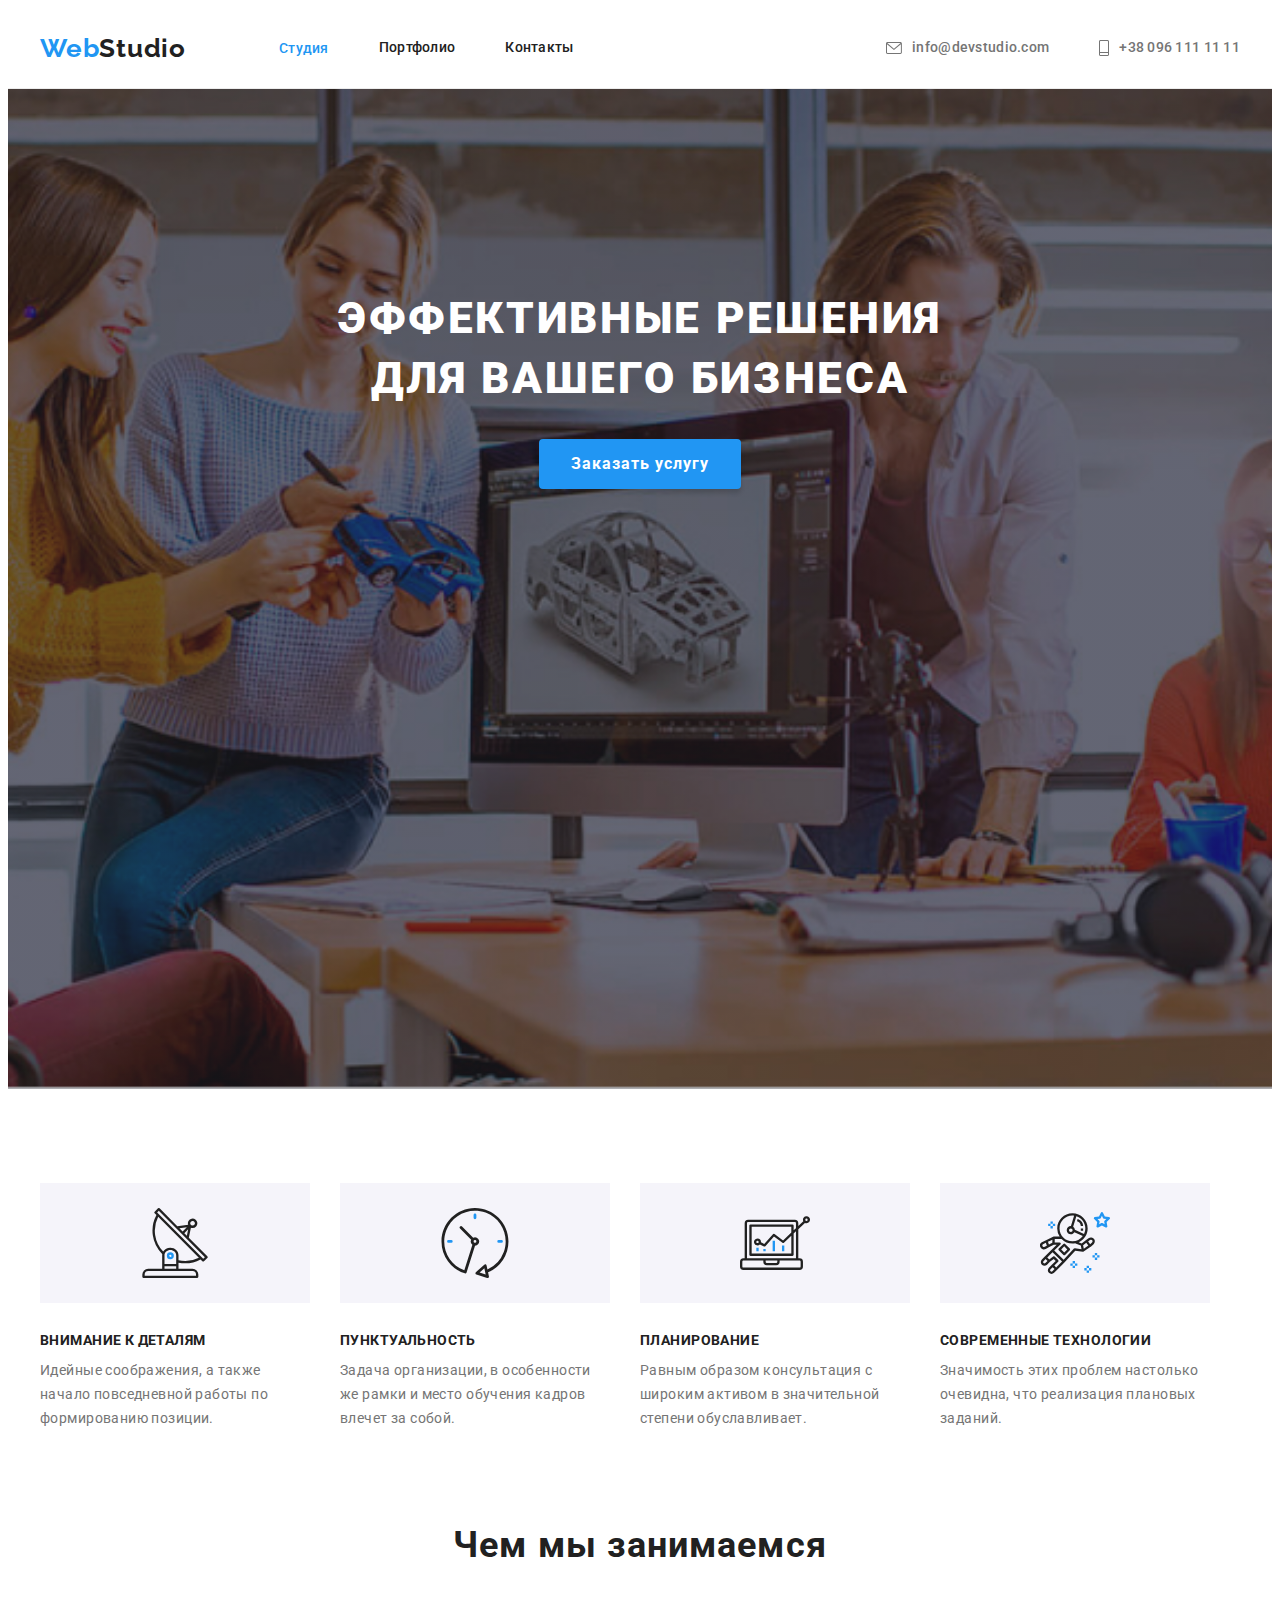
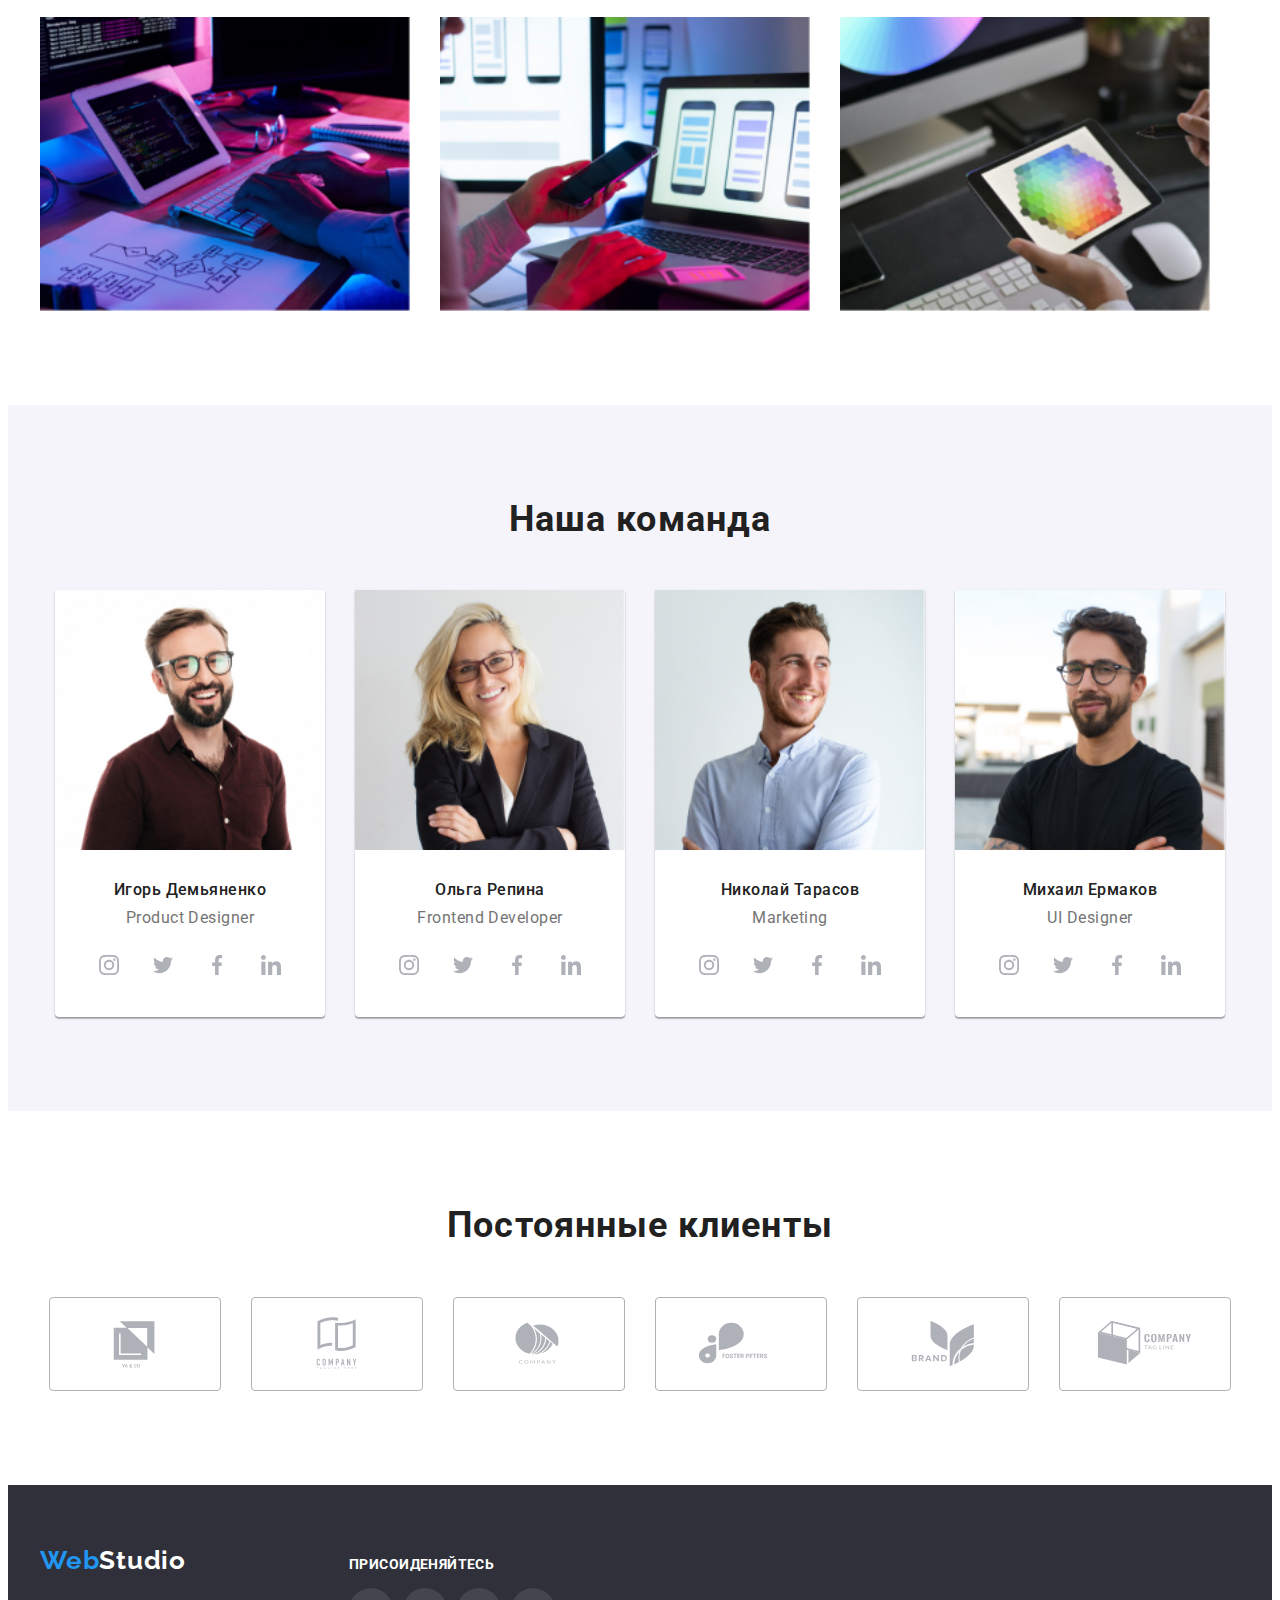
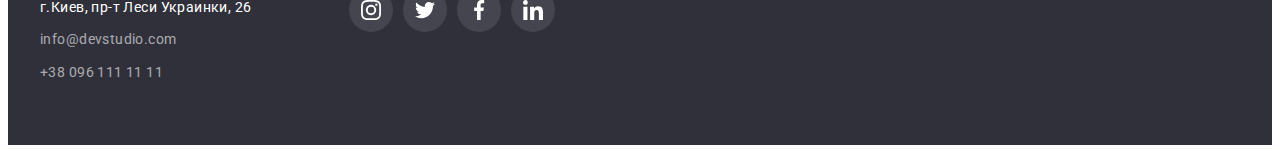
<file: index.html>
<!DOCTYPE html>
<html lang="ru">

<head>
    <meta charset="UTF-8">
    <meta http-equiv="X-UA-Compatible" content="IE=edge">
    <meta name="viewport" content="width=device-width, initial-scale=1.0">
    <title>WebStudio Главная</title>
    <link rel="stylesheet" href="https://cdnjs.cloudflare.com/ajax/libs/modern-normalize/1.1.0/modern-normalize.min.css"
        integrity="sha512-wpPYUAdjBVSE4KJnH1VR1HeZfpl1ub8YT/NKx4PuQ5NmX2tKuGu6U/JRp5y+Y8XG2tV+wKQpNHVUX03MfMFn9Q=="
        crossorigin="anonymous" referrerpolicy="no-referrer" />
    <link rel="preconnect" href="https://fonts.googleapis.com">
    <link rel="preconnect" href="https://fonts.gstatic.com" crossorigin>
    <link
        href="https://fonts.googleapis.com/css2?family=Raleway:wght@700&family=Roboto:wght@400;500;700;900&display=swap"
        rel="stylesheet">

    <link rel="stylesheet" href="./css/styles.css">

</head>

<body>
    <header class="header">
        <div class="container container-header">
            <a class="logo" href="./index.html">Web<span class="logopart-black">Studio</span></a>
            <nav>
                <ul class="list container-header-nav">
                    <li class="link">
                        <a class="active-page" href="./index.html">Студия</a>
                    </li>
                    <li>
                        <a class="nav" href="./portfolio.html">Портфолио</a>
                    </li>
                    <li>
                        <a class="nav" href="#">Контакты</a>
                    </li>
                </ul>
            </nav>
            <ul class="list container-header-contacts">
                <li>
                    <a class="contacts-mail" href="mailto:info@devstudio.com"><svg class="contacts-mail-icon" width="16"
                            height="12">
                            <use href="./images/icons.svg#envelope" </use>
                        </svg>info@devstudio.com</a>
                </li>
                <li>
                    <a class="contacts-phone" href="tel:+38096111111"><svg class="contacts-phone-icon" width="10"
                            height="16">
                            <use href="./images/icons.svg#phone" </use>
                        </svg>+38 096 111 11 11</a>
                </li>
            </ul>
        </div>
    </header>

    <main>
        <section class="hero-background">
            <div class="container">
                <h1 class="hero">эффективные решения для вашего бизнеса</h1>
                <button class="button" type="button">Заказать услугу</button>
            </div>
        </section>

        <section>
            <div class="container">
                <h2 class="visually-hidden">Преимущества</h2>
                <ul class="list container-benefits">
                    <li>
                        <div class="benefit-icon">
                            <svg width="70" height="70">
                                <use href=".//images/icons.svg#antenna"></use>
                            </svg>
                        </div>
                        <h3 class="benefits-h">Внимание к деталям</h3>
                        <p class="benefits-p">Идейные соображения, а также начало повседневной работы по формированию
                            позиции.
                        </p>
                    </li>
                    <li>
                        <div class="benefit-icon">
                            <svg width="70" height="70">
                                <use href=".//images/icons.svg#clock"></use>
                            </svg>
                        </div>
                        <h3 class="benefits-h">Пунктуальность</h3>
                        <p class="benefits-p">Задача организации, в особенности же рамки и место обучения кадров влечет
                            за
                            собой.
                        </p>
                    </li>
                    <li>
                        <div class="benefit-icon">
                            <svg width="70" height="70">
                                <use href=".//images/icons.svg#diagram"></use>
                            </svg>
                        </div>
                        <h3 class="benefits-h">Планирование</h3>
                        <p class="benefits-p">Равным образом консультация с широким активом в значительной степени
                            обуславливает.
                        </p>
                    </li>
                    <li>
                        <div class="benefit-icon">
                            <svg width="70" height="70">
                                <use href=".//images/icons.svg#astronaut"></use>
                            </svg>
                        </div>
                        <h3 class="benefits-h">Современные технологии</h3>
                        <p class="benefits-p">Значимость этих проблем настолько очевидна, что реализация плановых
                            заданий.
                        </p>
                    </li>
                </ul>
            </div>
        </section>

        <section class="section">
            <div class="container">
                <h2 class="whatwedo-h">Чем мы занимаемся</h2>
                <ul class="list container-whatwedo">
                    <li>
                        <img src="./images/programmer.jpg" alt="программист" width="370" height="294">
                    </li>
                    <li>
                        <img src="./images/ui-designer.jpg" alt="UI дизайнер" width="370" height="294">
                    </li>
                    <li>
                        <img src="./images/creative-artist.jpg" alt="креативщик" width="370" height="294">
                    </li>
                </ul>
            </div>
        </section>

        <section class="our-team-section">
            <div class="container">
                <h2 class="whatwedo-h">Наша команда</h2>
                <ul class="list container-our-team">
                    <li class="our-team-card">
                        <img src="./images/igor-demianenko.jpg" alt="фото Игорь Демьяненко" width="270" height="260">
                        <div class="our-team">
                            <h3 class="our-team-member">Игорь Демьяненко</h3>
                            <p class="our-team-member-descr">Product Designer</p>
                            <ul class="list socials">
                                <li>
                                    <a class="social-links" href="#">
                                        <svg class="svg-icon" width="20" height="20">
                                            <use href="./images/icons.svg#s-instagram">
                                            </use>
                                        </svg>
                                    </a>
                                </li>
                                <li>
                                    <a class="social-links" href="#">
                                        <svg class="svg-icon" width="20" height="20">
                                            <use href="./images/icons.svg#s-twitter">
                                            </use>
                                        </svg>
                                    </a>
                                </li>
                                <li>
                                    <a class="social-links" href="#">
                                        <svg class="svg-icon" width="20" height="20">
                                            <use href="./images/icons.svg#s-facebook">
                                            </use>
                                        </svg>
                                    </a>
                                </li>
                                <li>
                                    <a class="social-links" href="#">
                                        <svg class="svg-icon" width="20" height="20">
                                            <use href="./images/icons.svg#s-linkedin">
                                            </use>
                                        </svg>
                                    </a>
                                </li>
                            </ul>
                        </div>
                    </li>
                    <li class="our-team-card">
                        <img src="./images/olga-repina.jpg" alt="фото Ольга Репина" width="270" height="260">
                        <div class="our-team">
                            <h3 class="our-team-member">Ольга Репина</h3>
                            <p class="our-team-member-descr">Frontend Developer</p>
                            <ul class="list socials">
                                <li>
                                    <a class="social-links" href="#">
                                        <svg class="svg-icon" width="20" height="20">
                                            <use href="./images/icons.svg#s-instagram">
                                            </use>
                                        </svg>
                                    </a>
                                </li>
                                <li>
                                    <a class="social-links" href="#">
                                        <svg class="svg-icon" width="20" height="20">
                                            <use href="./images/icons.svg#s-twitter">
                                            </use>
                                        </svg>
                                    </a>
                                </li>
                                <li>
                                    <a class="social-links" href="#">
                                        <svg class="svg-icon" width="20" height="20">
                                            <use href="./images/icons.svg#s-facebook">
                                            </use>
                                        </svg>
                                    </a>
                                </li>
                                <li>
                                    <a class="social-links" href="#">
                                        <svg class="svg-icon" width="20" height="20">
                                            <use href="./images/icons.svg#s-linkedin">
                                            </use>
                                        </svg>
                                    </a>
                                </li>
                            </ul>
                        </div>
                    </li>
                    <li class="our-team-card">
                        <img src="./images/nikolai-tarasov.jpg" alt="фото Николай Тарасов" width="270" height="260">
                        <div class="our-team">
                            <h3 class="our-team-member">Николай Тарасов</h3>
                            <p class="our-team-member-descr">Marketing</p>
                            <ul class="list socials">
                                <li>
                                    <a class="social-links" href="#">
                                        <svg class="svg-icon" width="20" height="20">
                                            <use href="./images/icons.svg#s-instagram">
                                            </use>
                                        </svg>
                                    </a>
                                </li>
                                <li>
                                    <a class="social-links" href="#">
                                        <svg class="svg-icon" width="20" height="20">
                                            <use href="./images/icons.svg#s-twitter">
                                            </use>
                                        </svg>
                                    </a>
                                </li>
                                <li>
                                    <a class="social-links" href="#">
                                        <svg class="svg-icon" width="20" height="20">
                                            <use href="./images/icons.svg#s-facebook">
                                            </use>
                                        </svg>
                                    </a>
                                </li>
                                <li>
                                    <a class="social-links" href="#">
                                        <svg class="svg-icon" width="20" height="20">
                                            <use href="./images/icons.svg#s-linkedin">
                                            </use>
                                        </svg>
                                    </a>
                                </li>
                            </ul>
                        </div>
                    </li>
                    <li class="our-team-card">
                        <img src="./images/mihail-ermakov.jpg" alt="фото Михаил Ермаков" width="270" height="260">
                        <div class="our-team">
                            <h3 class="our-team-member">Михаил Ермаков</h3>
                            <p class="our-team-member-descr">UI Designer</p>
                            <ul class="list socials">
                                <li>
                                    <a class="social-links" href="#">
                                        <svg class="svg-icon" width="20" height="20">
                                            <use href="./images/icons.svg#s-instagram">
                                            </use>
                                        </svg>
                                    </a>
                                </li>
                                <li>
                                    <a class="social-links" href="#">
                                        <svg class="svg-icon" width="20" height="20">
                                            <use href="./images/icons.svg#s-twitter">
                                            </use>
                                        </svg>
                                    </a>
                                </li>
                                <li>
                                    <a class="social-links" href="#">
                                        <svg class="svg-icon" width="20" height="20">
                                            <use href="./images/icons.svg#s-facebook">
                                            </use>
                                        </svg>
                                    </a>
                                </li>
                                <li>
                                    <a class="social-links" href="#">
                                        <svg class="svg-icon" width="20" height="20">
                                            <use href="./images/icons.svg#s-linkedin">
                                            </use>
                                        </svg>
                                    </a>
                                </li>
                            </ul>
                        </div>
                    </li>
                </ul>
            </div>
        </section>

        <section>
            <div class="container">
                <h2 class="whatwedo-h">Постоянные клиенты</h2>
                <ul class="list container-clients">
                    <li> <a class="clientsbox" href="#" target="_blank" rel="noopener noreferrer"><svg
                                class="client-icon">
                                <use href=".//images/icons.svg#co1-yaco"></use>
                            </svg></a>
                    </li>
                    <li> <a class="clientsbox" href="#" target="_blank" rel="noopener noreferrer"><svg
                                class="client-icon">
                                <use href=".//images/icons.svg#co3-papers"></use>
                            </svg></a>
                    </li>
                    <li> <a class="clientsbox" href="#" target="_blank" rel="noopener noreferrer"><svg
                                class="client-icon">
                                <use href=".//images/icons.svg#co2-fruit"></use>
                            </svg></a>
                    </li>
                    <li> <a class="clientsbox" href="#" target="_blank" rel="noopener noreferrer"><svg
                                class="client-icon">
                                <use href=".//images/icons.svg#co4-peters"></use>
                            </svg></a>
                    </li>
                    <li> <a class="clientsbox" href="#" target="_blank" rel="noopener noreferrer"><svg
                                class="client-icon">
                                <use href=".//images/icons.svg#co5-brandleaf"></use>
                            </svg></a>
                    </li>
                    <li> <a class="clientsbox" href="#" target="_blank" rel="noopener noreferrer"><svg
                                class="client-icon">
                                <use href=".//images/icons.svg#co6-box"></use>
                            </svg></a>
                    </li>
                </ul>
            </div>
        </section>

    </main>
    <footer>
        <div class="container footer">
            <div>
                <a class="logo" href="./index.html">Web<span class="logopart-white">Studio</span></a>
                <address>
                    <ul class="list">
                        <li class="footer-info">
                            <a class="address" href="https://goo.gl/maps/pX6Tc8cu8p1majoq9" target="_blank"
                                rel="noopener noreferrer">г.Киев, пр-т Леси Украинки, 26</></a>
                        </li>
                        <li class="footer-info">
                            <a class="footer-contacts" href="mailto:info@devstudio.com">info@devstudio.com</a>
                        </li>
                        <li class="footer-info">
                            <a class="footer-contacts" href="tel:+380961111111">+38 096 111 11 11</a>
                        </li>
                    </ul>
                </address>
            </div>
            <div class="join">
                <p class="joinus">Присоиденяйтесь</p>
                <ul class="list socials">
                    <li>
                        <a class="social-links-footer" href="#">
                            <svg width="20" height="20">
                                <use href="./images/icons.svg#s-instagram">
                                </use>
                            </svg>
                        </a>
                    </li>
                    <li>
                        <a class="social-links-footer" href="#">
                            <svg width="20" height="20">
                                <use href="./images/icons.svg#s-twitter">
                                </use>
                            </svg>
                        </a>
                    </li>
                    <li>
                        <a class="social-links-footer" href="#">
                            <svg width="20" height="20">
                                <use href="./images/icons.svg#s-facebook">
                                </use>
                            </svg>
                        </a>
                    </li>
                    <li>
                        <a class="social-links-footer" href="#">
                            <svg width="20" height="20">
                                <use href="./images/icons.svg#s-linkedin">
                                </use>
                            </svg>
                        </a>
                    </li>
                </ul>
            </div>
        </div>
    </footer>
</body>

</html>
</file>
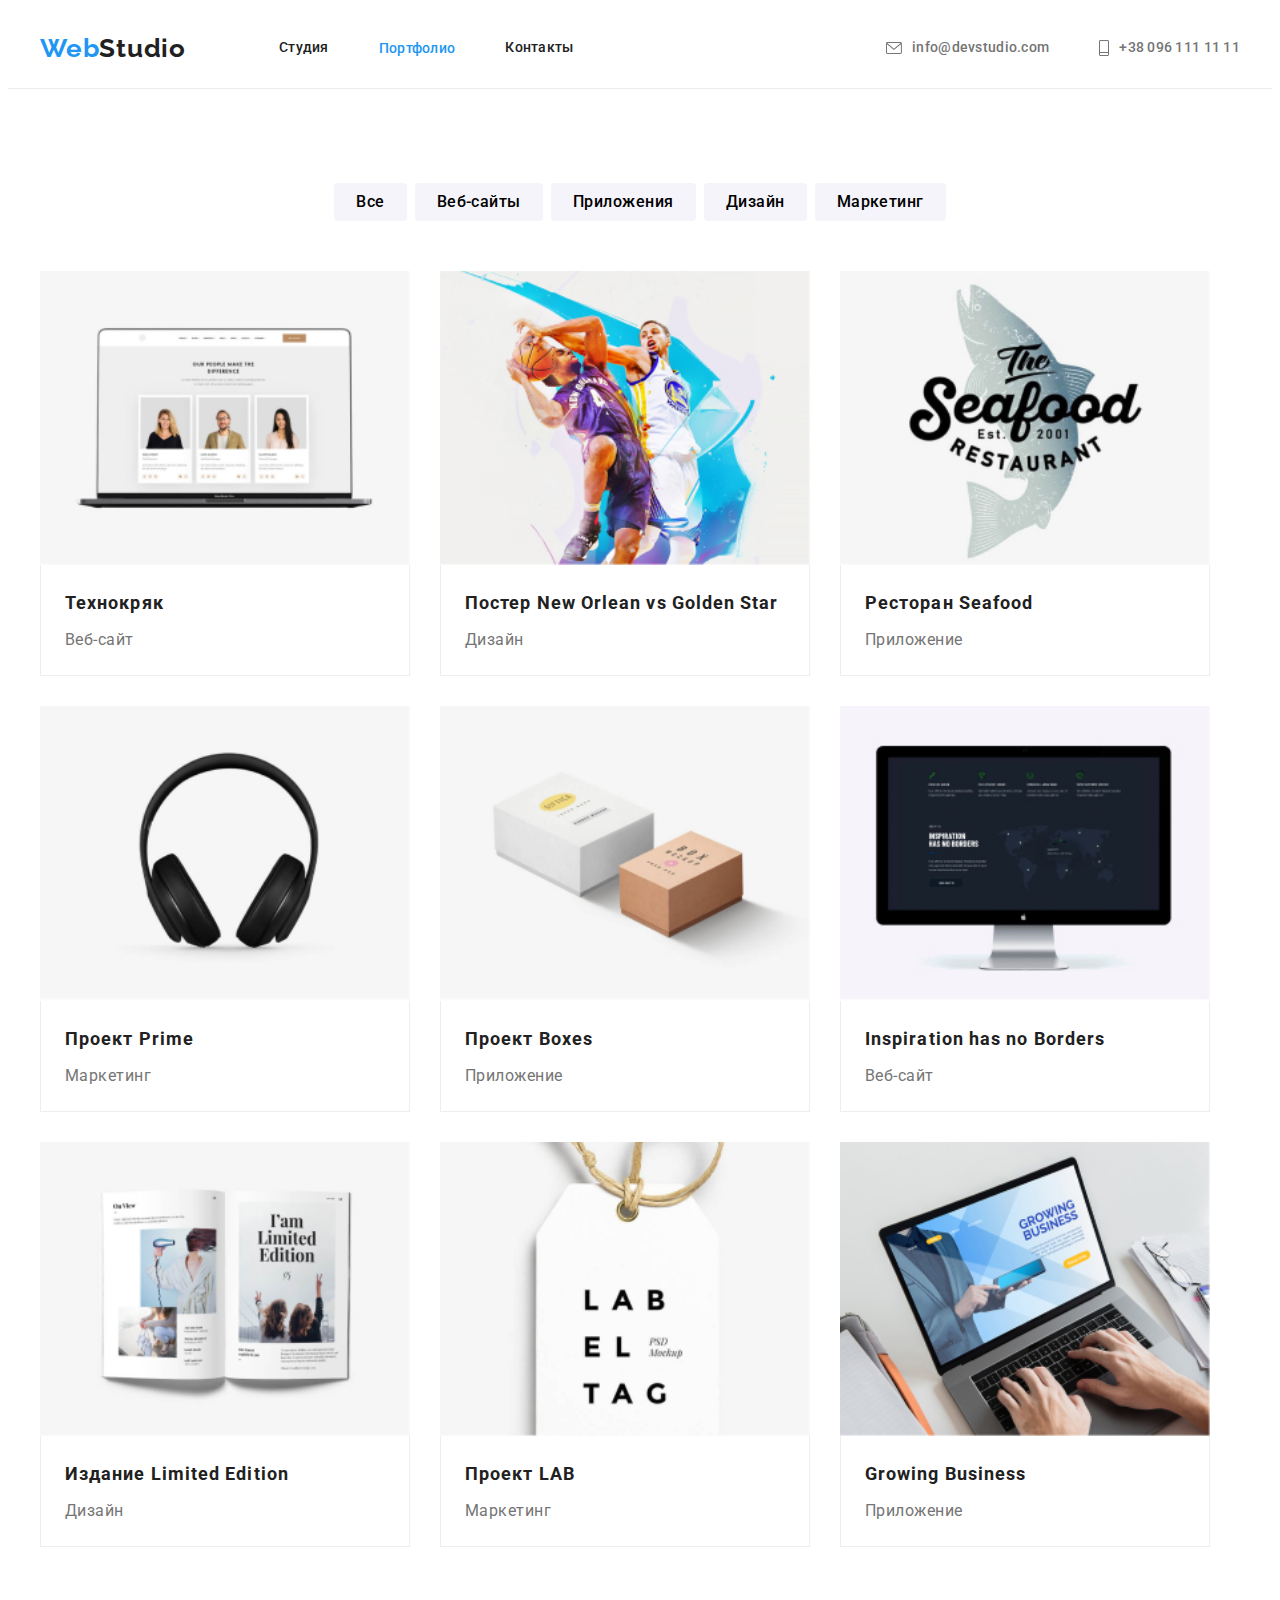
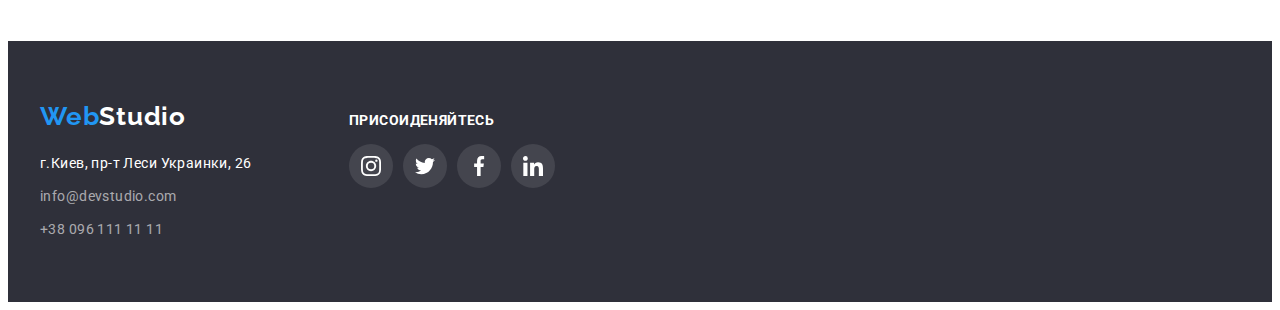
<file: portfolio.html>
<!DOCTYPE html>
<html lang="ru">

<head>
    <meta charset="UTF-8">
    <meta http-equiv="X-UA-Compatible" content="IE=edge">
    <meta name="viewport" content="width=device-width, initial-scale=1.0">
    <title>WebStudio Портфолио</title>
    <link rel="preconnect" href="https://fonts.googleapis.com">
    <link rel="preconnect" href="https://fonts.gstatic.com" crossorigin>
    <link
        href="https://fonts.googleapis.com/css2?family=Raleway:wght@700&family=Roboto:wght@400;500;700;900&display=swap"
        rel="stylesheet">
    <link rel="stylesheet" href="https://cdnjs.cloudflare.com/ajax/libs/modern-normalize/1.1.0/modern-normalize.min.css"
        integrity="sha512-wpPYUAdjBVSE4KJnH1VR1HeZfpl1ub8YT/NKx4PuQ5NmX2tKuGu6U/JRp5y+Y8XG2tV+wKQpNHVUX03MfMFn9Q=="
        crossorigin="anonymous" referrerpolicy="no-referrer" />
    <link rel="stylesheet" href="./css/styles.css">
</head>

<body>
    <header class="header">
        <div class="container container-header">
            <a class="logo" href="./index.html">Web<span class="logopart-black">Studio</span></a>
            <nav>
                <ul class="list container-header-nav">
                    <li class="link">
                        <a class="nav" href="./index.html">Студия</a>
                    </li>
                    <li>
                        <a class="active-page" href="./portfolio.html">Портфолио</a>
                    </li>
                    <li>
                        <a class="nav" href="#">Контакты</a>
                    </li>
                </ul>
            </nav>
            <ul class="list container-header-contacts">
                <li>
                    <a class="contacts-mail" href="mailto:info@devstudio.com"><svg class="contacts-mail-icon" width="16"
                            height="12">
                            <use href="./images/icons.svg#envelope" </use>
                        </svg>info@devstudio.com</a>
                </li>
                <li>
                    <a class="contacts-phone" href="tel:+38096111111"><svg class="contacts-phone-icon" width="10"
                            height="16">
                            <use href="./images/icons.svg#phone" </use>
                        </svg>+38 096 111 11 11</a>
                </li>
            </ul>
        </div>
    </header>

    <main>
        <section>
            <div class="container">
                <h1 class=" visually-hidden">Портфолио</h1>
                <ul class="list container-buttons">
                    <li>
                        <button class="buttons-portfolio" type="button">Все</button>
                    </li>
                    <li>
                        <button class="buttons-portfolio" type="button">Веб-сайты</button>
                    </li>
                    <li>
                        <button class="buttons-portfolio" type="button">Приложения</button>
                    </li>
                    <li>
                        <button class="buttons-portfolio" type="button">Дизайн</button>
                    </li>
                    <li>
                        <button class="buttons-portfolio" type="button">Маркетинг</button>
                    </li>
                </ul>

                <ul class="list container-example-cards">
                    <li>
                        <a class="example-card-block link" href="http://" target="_blank" rel="noopener noreferrer"><img
                                src="./images/technocrack.jpg" alt="лаптоп с открытым вебсайтом" width="370"
                                height="294">
                            <div class="container-example-card-descr">
                                <h2 class="example-card-name">Технокряк</h2>
                                <p class="example-card-descr">Веб-сайт</p>
                            </div>
                        </a>
                    </li>

                    <li>
                        <a class="example-card-block link" href="http://" target="_blank" rel="noopener noreferrer"><img
                                src="./images/basketball.jpg"
                                alt="баскетболисты команд New Orlean и Golden Star в прыжке" width="370" height="294">
                            <div class="container-example-card-descr">
                                <h2 class="example-card-name">Постер New Orlean vs Golden Star</h2>
                                <p class="example-card-descr">Дизайн</p>
                            </div>
                        </a>
                    </li>

                    <li>
                        <a class="example-card-block link" href="http://" target="_blank" rel="noopener noreferrer"><img
                                src="./images/seafood.jpg" alt="лого ресторана в виде рыбы" width="370" height="294">
                            <div class="container-example-card-descr">
                                <h2 class="example-card-name">Ресторан Seafood</h2>
                                <p class="example-card-descr">Приложение</p>
                            </div>
                        </a>
                    </li>

                    <li>
                        <a class="example-card-block link" href="http://" target="_blank" rel="noopener noreferrer"><img
                                src="./images/prime.jpg" alt="полноразмерные черные наушники-чаши" width="370"
                                height="294">
                            <div class="container-example-card-descr">
                                <h2 class="example-card-name">Проект Prime</h2>
                                <p class="example-card-descr">Маркетинг</p>
                            </div>
                        </a>
                    </li>

                    <li>
                        <a class="example-card-block link" href="http://" target="_blank" rel="noopener noreferrer"><img
                                src="./images/boxes.jpg" alt="две упаковочные коробки" width="370" height="294">
                            <div class="container-example-card-descr">
                                <h2 class="example-card-name">Проект Boxes</h2>
                                <p class="example-card-descr">Приложение</p>
                            </div>
                        </a>
                    </li>

                    <li>
                        <a class="example-card-block link" href="http://" target="_blank" rel="noopener noreferrer"><img
                                src="./images/inspirationsite.jpg" alt="настольный компьютер моноблок с открытым сайтом"
                                width="370" height="294">
                            <div class="container-example-card-descr">
                                <h2 class="example-card-name">Inspiration has no Borders</h2>
                                <p class="example-card-descr">Веб-сайт</p>
                            </div>
                        </a>
                    </li>

                    <li>
                        <a class="example-card-block link" href="http://" target="_blank" rel="noopener noreferrer"><img
                                src="./images/limited-edition.jpg" alt="открытый журнал на столе" width="370"
                                height="294">
                            <div class="container-example-card-descr">
                                <h2 class="example-card-name">Издание Limited Edition</h2>
                                <p class="example-card-descr">Дизайн</p>
                            </div>
                        </a>
                    </li>

                    <li>
                        <a class="example-card-block link" href="http://" target="_blank" rel="noopener noreferrer"><img
                                src="./images/lab-project.jpg" alt="таг-хенгер с надписью LAB" width="370" height="294">
                            <div class="container-example-card-descr">
                                <h2 class="example-card-name">Проект LAB</h2>
                                <p class="example-card-descr">Маркетинг</p>
                            </div>
                        </a>
                    </li>

                    <li>
                        <a class="example-card-block link" href="http://" target="_blank" rel="noopener noreferrer"><img
                                src="./images/growing-business.jpg" alt="руки при работе на лаптопе" width="370"
                                height="294">
                            <div class="container-example-card-descr">
                                <h2 class="example-card-name">Growing Business</h2>
                                <p class="example-card-descr">Приложение</p>
                            </div>
                        </a>
                    </li>
                </ul>
            </div>
        </section>
    </main>
    <footer>
        <div class="container footer">
            <div>
                <a class="logo" href="./index.html">Web<span class="logopart-white">Studio</span></a>
                <address>
                    <ul class="list">
                        <li class="footer-info">
                            <a class="address" href="https://goo.gl/maps/pX6Tc8cu8p1majoq9" target="_blank"
                                rel="noopener noreferrer">г.Киев, пр-т Леси Украинки, 26</></a>
                        </li>
                        <li class="footer-info">
                            <a class="footer-contacts" href="mailto:info@devstudio.com">info@devstudio.com</a>
                        </li>
                        <li class="footer-info">
                            <a class="footer-contacts" href="tel:+380961111111">+38 096 111 11 11</a>
                        </li>
                    </ul>
                </address>
            </div>
            <div class="join">
                <p class="joinus">Присоиденяйтесь</p>
                <ul class="list socials">
                    <li>
                        <a class="social-links-footer" href="#">
                            <svg width="20" height="20">
                                <use href="./images/icons.svg#s-instagram">
                                </use>
                            </svg>
                        </a>
                    </li>
                    <li>
                        <a class="social-links-footer" href="#">
                            <svg width="20" height="20">
                                <use href="./images/icons.svg#s-twitter">
                                </use>
                            </svg>
                        </a>
                    </li>
                    <li>
                        <a class="social-links-footer" href="#">
                            <svg width="20" height="20">
                                <use href="./images/icons.svg#s-facebook">
                                </use>
                            </svg>
                        </a>
                    </li>
                    <li>
                        <a class="social-links-footer" href="#">
                            <svg width="20" height="20">
                                <use href="./images/icons.svg#s-linkedin">
                                </use>
                            </svg>
                        </a>
                    </li>
                </ul>
            </div>
        </div>
    </footer>
</body>

</html>
</file>
<file: css/styles.css>
:root {
    --primary-color: #212121;
    --secondary-color: #757575;
    --tertiary-color: #FFFFFF;
    --tertiary-color-alpha: #FFFFFF, 0.6;
    --background-color-primary: #E5E5E5;
    --background-color-secondary: #F5F4FA;
    --background-color-footer: #2F303A;
    --accent-color: #2196F3;
    --button-accent-color: #188CE8;
    --box-shadow-color: rgba(0, 0, 0, 0.15);
    --color-grey: #ECECEC;
    --social-links-grey: #AFB1B8;
}

body {
    color: var(--primary-color);
    background-color: var(--tertiary-color);
    font-family: Roboto, sans-serif;
    font-size: 14px;
    letter-spacing: 0.03em;
}

h1,
h2,
h3,
h4,
h5,
h6,
p {
    margin: 0;
    max-width: 100%;
    height: auto;
}

address {
    font-style: normal;
    margin-top: 20px;
}

section {
    padding-top: 94px;
    padding-bottom: 94px;
}

.section {
    padding-top: 0;
}

.logo {
    font-family: Raleway;
    font-style: normal;
    font-weight: 700;
    font-size: 26px;
    line-height: 1.19;
    letter-spacing: 0.03em;
    color: var(--accent-color);
    text-decoration: none;
    margin-right: 93px;
}

.logopart-black {
    font-family: Raleway;
    color: var(--primary-color);
}

.logopart-white {
    font-family: Raleway;
    color: var(--tertiary-color);
}

.header {
    border-bottom: solid 1px var(--color-grey);
}

.nav {
    text-decoration: none;
    font-weight: 500;
    font-size: 14px;
    line-height: 1.14;
    letter-spacing: 0.02em;
    color: var(--primary-color);
    display: block;
    padding-top: 32px;
    padding-bottom: 32px;
}

.nav:hover,
.nav:focus {
    color: var(--accent-color);
}

.contacts-mail {
    display: flex;
    align-items: center;
    font-weight: 500;
    font-size: 14px;
    line-height: 1.14;
    letter-spacing: 0.02em;
    color: var(--secondary-color);
    text-decoration: none;
    padding: 32px 0;
}

.contacts-mail:hover,
.contacts-mail:focus {
    color: var(--accent-color);
}

.contacts-phone {
    font-weight: 500;
    font-size: 14px;
    line-height: 1.14;
    letter-spacing: 0.02em;
    color: var(--secondary-color);
    text-decoration: none;
    padding: 32px 0;
    display: flex;
    align-items: center;
}

.contacts-phone:hover,
.contacts-phone:focus {
    color: var(--accent-color);
}

.contacts-mail-icon {
    margin-right: 10px;
    fill: currentColor;
}

.contacts-phone-icon {
    margin-right: 10px;
    fill: currentColor;
}

.active-page {
    text-decoration: none;
    font-weight: 500;
    font-size: 14px;
    line-height: 1.14;
    letter-spacing: 0.02em;
    color: var(--accent-color);
    padding: 32px 0;
}

.list {
    list-style: none;
    margin: 0;
    padding: 0;
}

.link {
    text-decoration: none;
    color: inherit;
}

.hero-background {
    background: var(--background-color-footer);
    background-image: linear-gradient(to right, rgba(47, 48, 58, 0.4), rgba(47, 48, 58, 0.4)), url("../images/hero-bg-img.jpg");
    height: 600px;
    max-width: 1600px;
    background-position: center;
    background-repeat: no-repeat;
    background-size: cover;
    padding-top: 200px;
    padding-bottom: 200px;
    text-align: center;
    margin: 0 auto;
}

.hero {
    color: var(--tertiary-color);
    font-weight: 900;
    font-size: 44px;
    line-height: 1.36;
    letter-spacing: 0.06em;
    text-transform: uppercase;
    margin: 0 auto;
    width: 696px;
}

.button {
    color: var(--tertiary-color);
    background-color: var(--accent-color);
    font-family: Roboto, sans-serif;
    font-weight: 700;
    font-size: 16px;
    line-height: 1.88;
    align-items: center;
    text-align: center;
    letter-spacing: 0.06em;
    box-shadow: 0px 4px 4px var(--box-shadow-color);
    border-radius: 4px;
    border: none;
    cursor: pointer;
    display: flex;
    margin-left: auto;
    margin-right: auto;
    margin-top: 30px;
    padding: 10px 32px;

}

.button:hover,
.button:focus {
    background-color: var(--button-accent-color);
}

.buttons-portfolio {
    background-color: var(--background-color-secondary);
    font-family: Roboto, sans-serif;
    font-weight: 500;
    font-size: 16px;
    line-height: 1.62;
    align-items: center;
    text-align: center;
    letter-spacing: 0.03em;
    border-radius: 4px;
    border: none;
    cursor: pointer;
    padding: 6px 22px;
}

.buttons-portfolio:hover,
.buttons-portfolio:focus {
    background-color: var(--accent-color);
    color: var(--tertiary-color);
    box-shadow: 0px 4px 4px var(--box-shadow-color);
}

.visually-hidden {
    position: absolute;
    width: 1px;
    height: 1px;
    margin: -1px;
    border: 0;
    padding: 0;

    white-space: nowrap;
    clip-path: inset(100%);
    clip: rect(0 0 0 0);
    overflow: hidden;
}

.benefits-h {
    font-weight: 700;
    font-size: 14px;
    line-height: 1.14;
    letter-spacing: 0.03em;
    text-transform: uppercase;
    margin-bottom: 10px;
    margin-top: 30px;
}

.benefits-p {
    color: var(--secondary-color);
    font-size: 14px;
    line-height: 1.71em;
    letter-spacing: 0.03em;
    width: 270px;
}

.benefit-icon {
    background-color: var(--background-color-secondary);
    width: 270px;
    height: 120px;
    display: flex;
    justify-content: center;
    align-items: center;
}

.whatwedo-h {
    font-weight: 700;
    font-size: 36px;
    line-height: 1.16;
    text-align: center;
    letter-spacing: 0.03em;
    margin-bottom: 50px;
}

.our-team {
    padding-top: 30px;
    padding-bottom: 30px;
}

.our-team-section {
    background-color: var(--background-color-secondary);
}

.our-team-card {
    background-color: var(--tertiary-color);
    box-shadow: 0px 1px 3px rgba(0, 0, 0, 0.12), 0px 1px 1px rgba(0, 0, 0, 0.14), 0px 2px 1px rgba(0, 0, 0, 0.2);
    border-radius: 0px 0px 4px 4px;
}

.our-team-member {
    font-weight: 500;
    font-size: 16px;
    line-height: 1.19;
    text-align: center;
    letter-spacing: 0.03em;
    margin-bottom: 9px;
}

.our-team-member-descr {
    color: var(--secondary-color);
    font-size: 16px;
    line-height: 1.19;
    text-align: center;
    letter-spacing: 0.03em;
}

.address {
    color: var(--tertiary-color);
    font-style: normal;
    font-size: 14px;
    line-height: 1.71;
    letter-spacing: 0.03em;
    text-decoration: none;
}

.footer-contacts {
    font-style: normal;
    font-size: 14px;
    line-height: 1.71;
    letter-spacing: 0.03em;
    color: rgba(255, 255, 255, 0.6);
    text-decoration: none;
}

.footer-contacts:hover,
.footer-contacts:focus {
    color: var(--tertiary-color);
}

.example-card-name {
    font-weight: 700;
    font-size: 18px;
    line-height: 2;
    letter-spacing: 0.06em;
    margin-bottom: 4px;
}

.example-card-descr {
    color: var(--secondary-color);
    font-size: 16px;
    line-height: 1.87;
    letter-spacing: 0.03em;
}

.example-card-block {
    display: block;
}

.example-card-block:hover,
.example-card-block:focus {
    box-shadow: 0px 1px 1px rgba(0, 0, 0, 0.12), 0px 4px 4px rgba(0, 0, 0, 0.06), 1px 4px 6px rgba(0, 0, 0, 0.16);
}

.container {
    width: 1200px;
    margin: 0 auto;
    padding: 0 15px;
}

.container-header {
    display: flex;
    align-items: center;
}

.container-header-nav {
    display: flex;
    align-items: center;
    gap: 50px;
}

.container-header-contacts {
    display: flex;
    gap: 50px;
    margin-left: auto;
    align-items: center;
}

img {
    display: block;
    max-width: 100%;
    height: auto;
}

/* svg {
    fill: #AFB1B8;
} */

.container-benefits {
    display: flex;
    gap: 30px;
}

.container-whatwedo {
    display: flex;
    gap: 30px;
}

.container-our-team {
    display: flex;
    gap: 30px;
    justify-content: center;
}

.footer-info:not(:last-child) {
    margin-bottom: 9px;
}

.container-buttons {
    gap: 8px;
    display: flex;
    justify-content: center;
    margin-bottom: 50px;
}

.container-example-cards {
    display: flex;
    flex-wrap: wrap;
    gap: 30px;
}

.container-example-card-descr {
    border: 1px solid #EEEEEE;
    border-top: none;
    padding: 20px 24px;
}

.socials {
    display: flex;
    justify-content: center;
    margin-top: 16px;
    gap: 10px;
}

.social-links {
    display: flex;
    justify-content: center;
    align-items: center;
    width: 44px;
    height: 44px;
    border-radius: 50%;
    color: var(--social-links-grey);
}

.social-links:hover,
.social-links:focus {
    color: var(--tertiary-color);
    background-color: var(--accent-color);
}

footer {
    background-color: var(--background-color-footer);
    padding-top: 60px;
    padding-bottom: 60px;
}

.footer {
    display: flex;
    align-items: baseline;
}

.join {
    margin-left: 70px;
}

.social-links-footer {
    display: flex;
    justify-content: center;
    align-items: center;
    width: 44px;
    height: 44px;
    fill: var(--tertiary-color);
    background-color: rgba(255, 255, 255, 0.1);
    border-radius: 50%;
}

.social-links-footer:hover,
.social-links-footer:focus {
    background-color: var(--accent-color);
    border-radius: 50%;
    fill: var(--tertiary-color);
}

.joinus {
    font-weight: 700;
    line-height: 16px;
    text-transform: uppercase;
    color: var(--tertiary-color);
}

.container-clients {
    display: flex;
    gap: 30px;
    justify-content: center;
    align-items: center;
}

.clientsbox {
    display: flex;
    justify-content: center;
    align-items: center;
    color: var(--social-links-grey);
    border: 1px solid var(--social-links-grey);
    border-radius: 4px;
    width: 170px;
    height: 92px;
}

.clientsbox:hover,
.clientsbox:focus {
    color: var(--accent-color);
    border: 1px solid var(--accent-color);
}

.client-icon {
    width: 106px;
    height: 60px;
    fill: currentColor;
}

.svg-icon {
    fill: currentColor;
}
</file>
